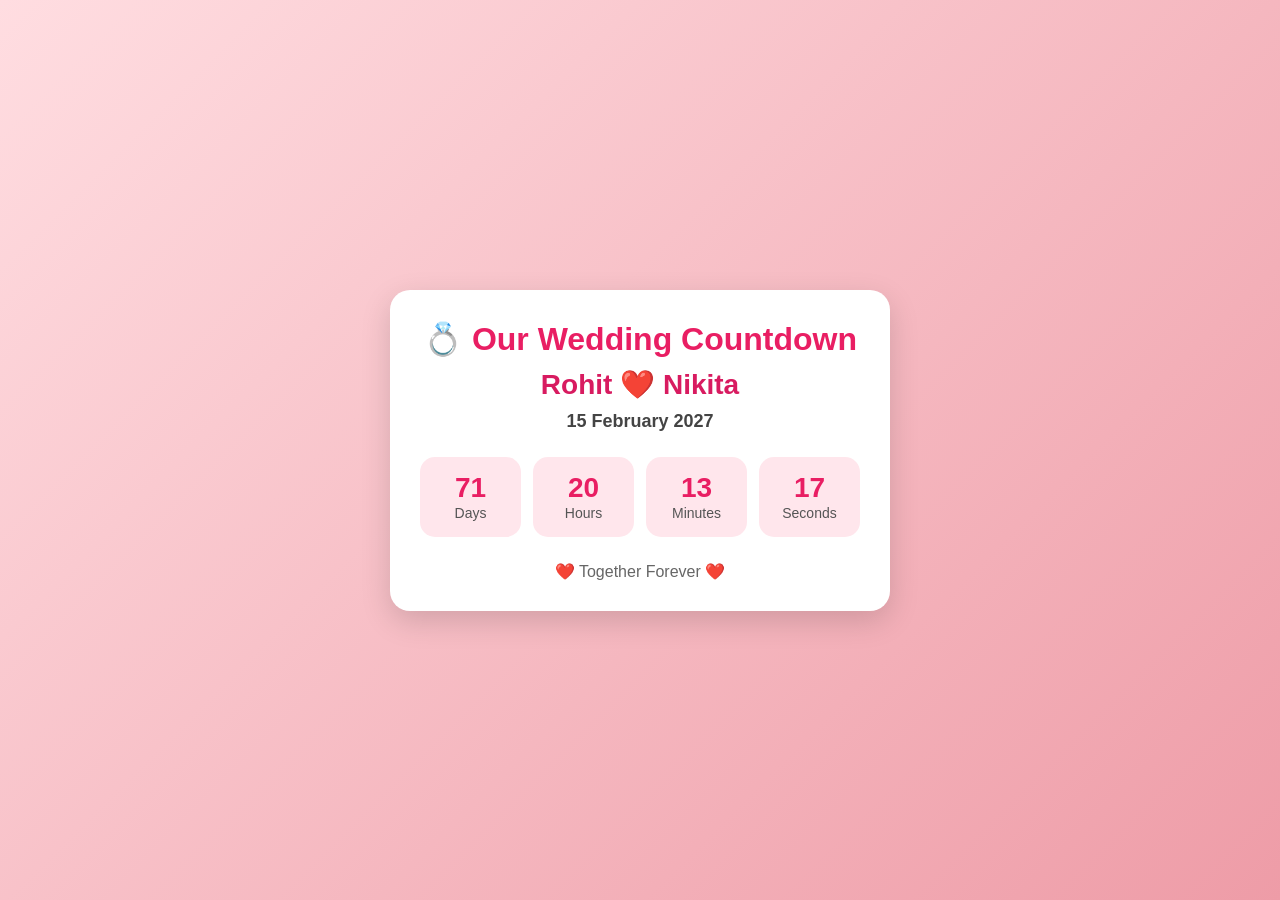
<file: index.html>
<!DOCTYPE html>
<html lang="en">
<head>
<meta charset="UTF-8">
<meta name="viewport" content="width=device-width,initial-scale=1.0">
<title>Rohit ❤️ Nikita Wedding Countdown | 15 Feb 2027</title>

<style>
*{
margin:0;
padding:0;
box-sizing:border-box;
font-family:Arial, sans-serif;
}

body{
background:linear-gradient(135deg,#ffdde1,#ee9ca7);
height:100vh;
display:flex;
justify-content:center;
align-items:center;
text-align:center;
padding:20px;
}

.container{
background:white;
padding:30px;
border-radius:20px;
box-shadow:0 10px 30px rgba(0,0,0,0.15);
max-width:500px;
width:100%;
}

h1{
font-size:32px;
color:#e91e63;
margin-bottom:10px;
}

.names{
font-size:28px;
font-weight:bold;
color:#d81b60;
margin-bottom:10px;
}

h2{
font-size:18px;
color:#444;
margin-bottom:25px;
}

.timer{
display:grid;
grid-template-columns:repeat(4,1fr);
gap:12px;
}

.box{
background:#ffe6ec;
padding:15px;
border-radius:15px;
}

.box span{
display:block;
font-size:28px;
font-weight:bold;
color:#e91e63;
}

.box small{
color:#555;
font-size:14px;
}

.footer{
margin-top:25px;
font-size:16px;
color:#666;
}

@media(max-width:500px){
.timer{
grid-template-columns:repeat(2,1fr);
}
}
</style>
</head>

<body>

<div class="container">
<h1>💍 Our Wedding Countdown</h1>

<div class="names">
Rohit ❤️ Nikita
</div>

<h2>15 February 2027</h2>

<div class="timer">
<div class="box"><span id="days">0</span><small>Days</small></div>
<div class="box"><span id="hours">0</span><small>Hours</small></div>
<div class="box"><span id="minutes">0</span><small>Minutes</small></div>
<div class="box"><span id="seconds">0</span><small>Seconds</small></div>
</div>

<div class="footer">
❤️ Together Forever ❤️
</div>
</div>

<script>
const weddingDate = new Date("Feb 15, 2027 00:00:00").getTime();

setInterval(function(){
const now = new Date().getTime();
const gap = weddingDate - now;

const days = Math.floor(gap / (1000*60*60*24));
const hours = Math.floor((gap % (1000*60*60*24)) / (1000*60*60));
const minutes = Math.floor((gap % (1000*60*60)) / (1000*60));
const seconds = Math.floor((gap % (1000*60)) / 1000);

document.getElementById("days").innerText = days;
document.getElementById("hours").innerText = hours;
document.getElementById("minutes").innerText = minutes;
document.getElementById("seconds").innerText = seconds;

},1000);
</script>

</body>
</html>
</file>
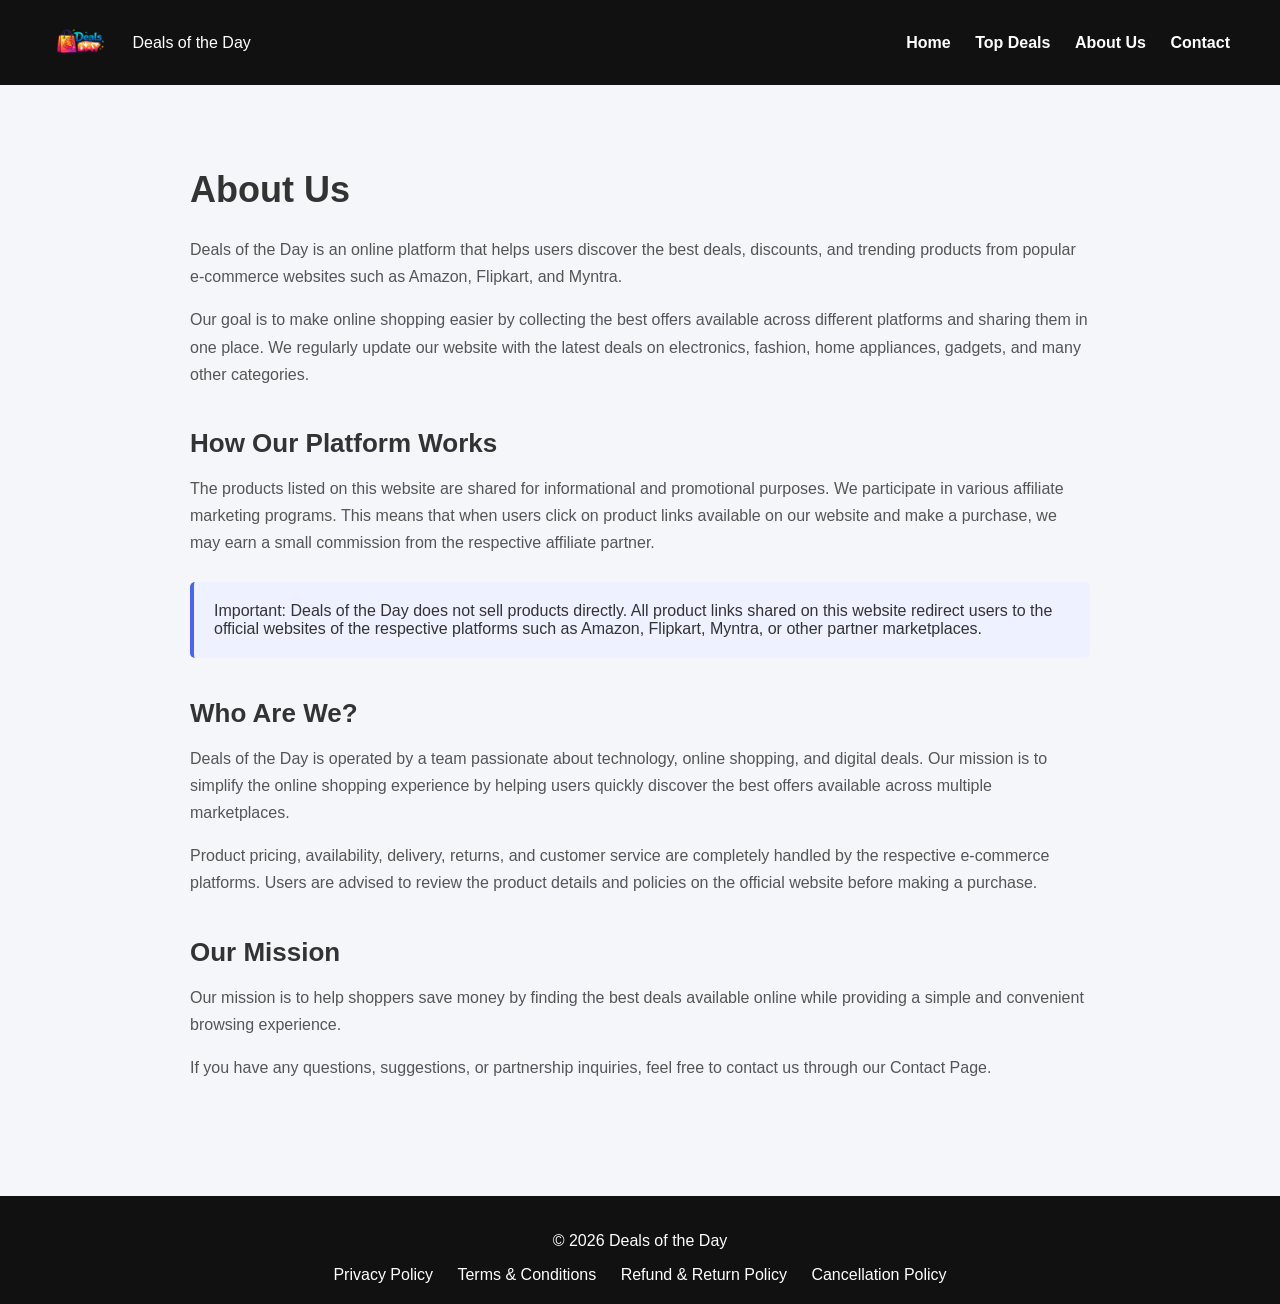
<file: about.html>
<!DOCTYPE html>

<html>
<head>

<title>Deals of the Day | About Us</title>
<link rel="icon" type="image/png" href="logo.png">

<meta name="viewport" content="width=device-width, initial-scale=1">

<style>

body{
font-family: Arial, Helvetica, sans-serif;
margin:0;
background:#f5f6fa;
color:#333;
}

.logo{
height:55px;
width:auto;
display:block;
}

.logo-container{
display:flex;
align-items:center;
gap:10px;
}

header{
background:#111;
color:white;
padding:10px 20px;
display:flex;
justify-content:space-between;
align-items:center;
}

/* HEADER */

header{
background:#111;
color:white;
padding:15px 40px;
display:flex;
justify-content:space-between;
align-items:center;
}

nav a{
color:white;
margin:10px;
text-decoration:none;
font-weight:bold;
}

nav a:hover{
color:orange;
}

/* ABOUT CONTAINER */

.about-container{
max-width:900px;
margin:auto;
padding:60px 20px;
}

/* HEADINGS */

.about-container h1{
font-size:36px;
margin-bottom:25px;
}

.about-container h2{
font-size:26px;
margin-top:40px;
margin-bottom:15px;
}

/* PARAGRAPH STYLE */

.about-container p{
font-size:16px;
line-height:1.7;
color:#555;
margin-bottom:15px;
}

/* INFO BOX */

.highlight-box{
background:#eef1ff;
border-left:4px solid #4a63f3;
padding:20px;
margin:25px 0;
border-radius:5px;
}

/* FOOTER */

footer{
background:#111;
color:white;
text-align:center;
padding:20px;
margin-top:40px;
}

footer a{
color:white;
margin:10px;
text-decoration:none;
}

</style>

</head>

<body>

<header>


<div class="logo-container">
  <img src="logo.png" alt="logo" class="logo">
  <span class="logo-text">Deals of the Day</span>
</div>

<nav>

<a href="index.html">Home</a>
<!-- <a href="products.html">Products</a>-->
<a href="top-deals.html">Top Deals</a>
 <a href="about.html">About Us</a>
 <a href="contact.html">Contact</a>

</nav>

</header>

<div class="about-container">

<h1>About Us</h1>

<p>
Deals of the Day is an online platform that helps users discover the best deals, discounts, and trending products from popular e-commerce websites such as Amazon, Flipkart, and Myntra.
</p>

<p>
Our goal is to make online shopping easier by collecting the best offers available across different platforms and sharing them in one place. We regularly update our website with the latest deals on electronics, fashion, home appliances, gadgets, and many other categories.
</p>

<h2>How Our Platform Works</h2>

<p>
The products listed on this website are shared for informational and promotional purposes. We participate in various affiliate marketing programs. This means that when users click on product links available on our website and make a purchase, we may earn a small commission from the respective affiliate partner.
</p>

<div class="highlight-box">

Important: Deals of the Day does not sell products directly.
All product links shared on this website redirect users to the official websites of the respective platforms such as Amazon, Flipkart, Myntra, or other partner marketplaces.

</div>

<h2>Who Are We?</h2>

<p>
Deals of the Day is operated by a team passionate about technology, online shopping, and digital deals. Our mission is to simplify the online shopping experience by helping users quickly discover the best offers available across multiple marketplaces.
</p>

<p>
Product pricing, availability, delivery, returns, and customer service are completely handled by the respective e-commerce platforms. Users are advised to review the product details and policies on the official website before making a purchase.
</p>

<h2>Our Mission</h2>

<p>
Our mission is to help shoppers save money by finding the best deals available online while providing a simple and convenient browsing experience.
</p>

<p>
If you have any questions, suggestions, or partnership inquiries, feel free to contact us through our Contact Page.
</p>

</div>

<footer>

<p>© 2026 Deals of the Day</p>

<a href="privacy.html">Privacy Policy</a> <a href="terms.html">Terms & Conditions</a> <a href="refund.html">Refund & Return Policy</a>

<a href="Cancellation.html">Cancellation Policy</a>

</footer>

</body>

</html>
</file>
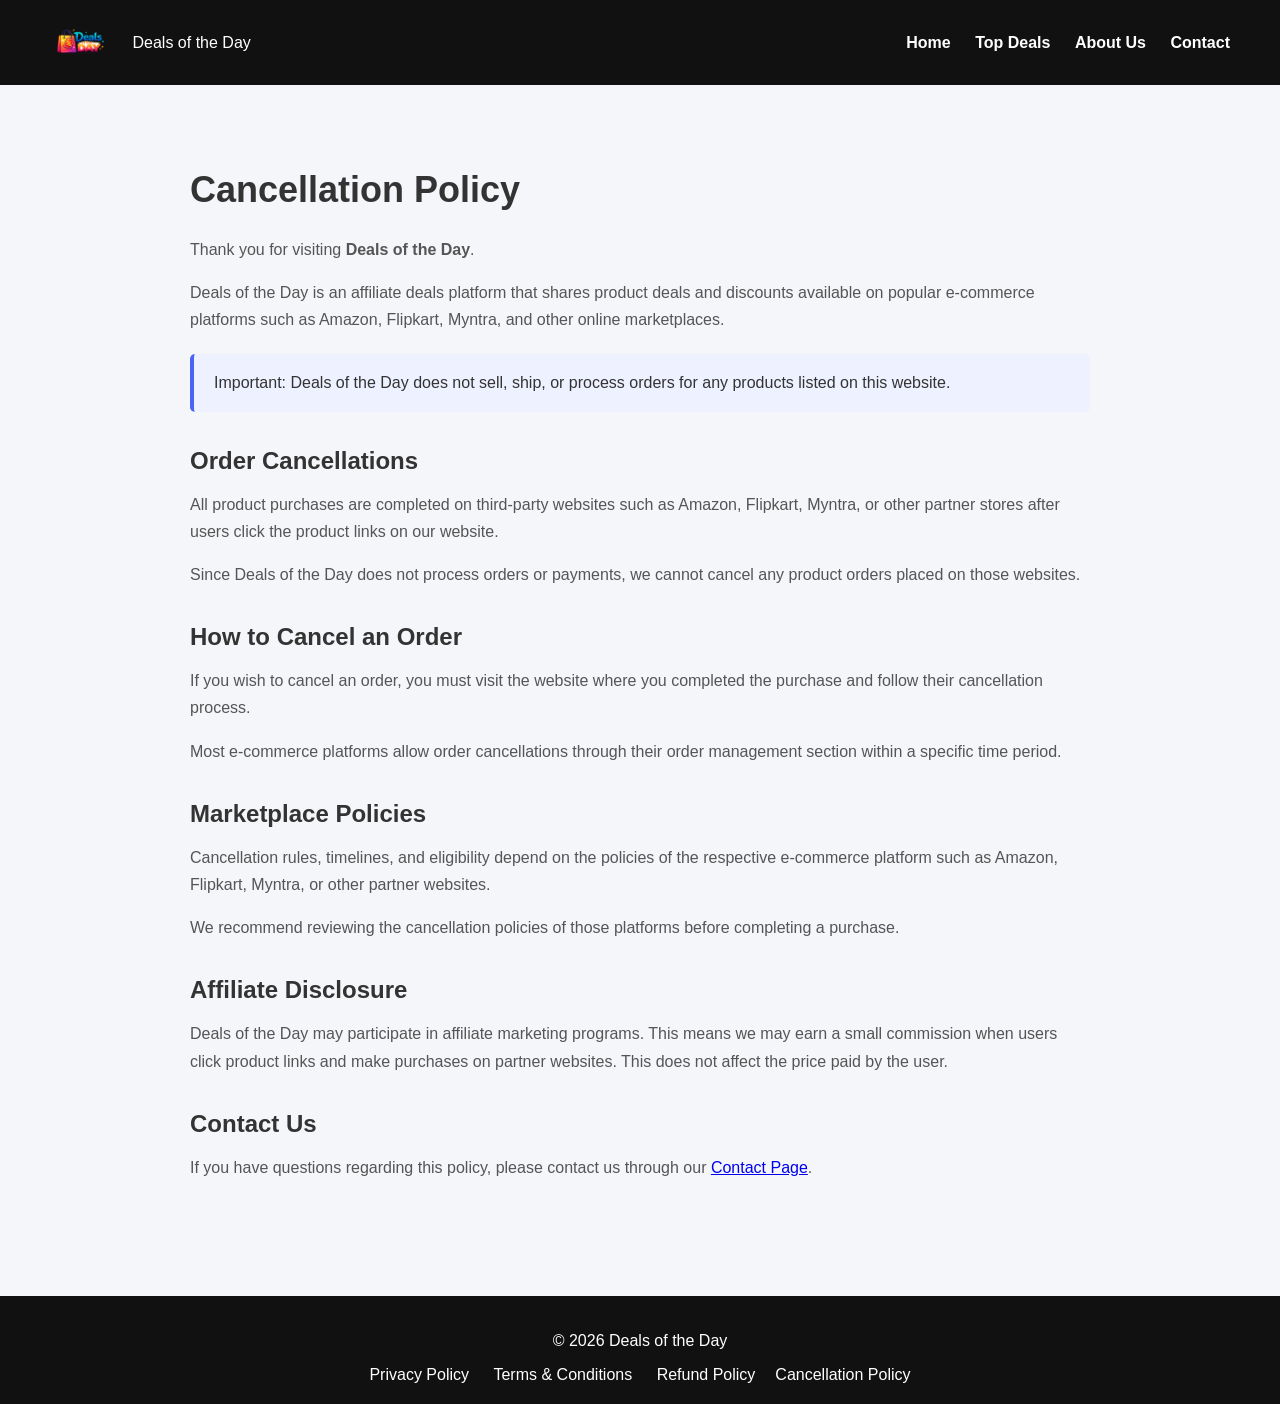
<file: Cancellation.html>
<!DOCTYPE html>

<html>
<head>

<title>Cancellation Policy | Deals of the Day</title>
<link rel="icon" type="image/png" href="logo.png">

<meta name="viewport" content="width=device-width, initial-scale=1">

<style>

body{
font-family: Arial, Helvetica, sans-serif;
margin:0;
background:#f5f6fa;
color:#333;
}
.logo{
height:55px;
width:auto;
display:block;
}

.logo-container{
display:flex;
align-items:center;
gap:10px;
}

header{
background:#111;
color:white;
padding:10px 20px;
display:flex;
justify-content:space-between;
align-items:center;
}
/* HEADER */

header{
background:#111;
color:white;
padding:15px 40px;
display:flex;
justify-content:space-between;
align-items:center;
}

nav a{
color:white;
margin:10px;
text-decoration:none;
font-weight:bold;
}

nav a:hover{
color:orange;
}

/* PAGE CONTAINER */

.container{
max-width:900px;
margin:auto;
padding:60px 20px;
}

/* HEADINGS */

.container h1{
font-size:36px;
margin-bottom:25px;
}

.container h2{
font-size:24px;
margin-top:35px;
margin-bottom:10px;
}

/* TEXT */

.container p{
font-size:16px;
line-height:1.7;
color:#555;
margin-bottom:15px;
}

/* NOTICE BOX */

.notice{
background:#eef1ff;
border-left:4px solid #4a63f3;
padding:20px;
margin:20px 0;
border-radius:5px;
}

/* FOOTER */

footer{
background:#111;
color:white;
text-align:center;
padding:20px;
margin-top:40px;
}

footer a{
color:white;
margin:10px;
text-decoration:none;
}

</style>

</head>

<body>

<header>

<div class="logo-container">
  <img src="logo.png" alt="logo" class="logo">
  <span class="logo-text">Deals of the Day</span>
</div>


<nav>

<a href="index.html">Home</a> <a href="top-deals.html">Top Deals</a>
<!--<a href="products.html">Products</a> -->
<a href="about.html">About Us</a> <a href="contact.html">Contact</a>

</nav>

</header>

<div class="container">

<h1>Cancellation Policy</h1>

<p>
Thank you for visiting <strong>Deals of the Day</strong>.
</p>

<p>
Deals of the Day is an affiliate deals platform that shares product deals and discounts available on popular e-commerce platforms such as Amazon, Flipkart, Myntra, and other online marketplaces.
</p>

<div class="notice">

Important: Deals of the Day does not sell, ship, or process orders for any products listed on this website.

</div>

<h2>Order Cancellations</h2>

<p>
All product purchases are completed on third-party websites such as Amazon, Flipkart, Myntra, or other partner stores after users click the product links on our website.
</p>

<p>
Since Deals of the Day does not process orders or payments, we cannot cancel any product orders placed on those websites.
</p>

<h2>How to Cancel an Order</h2>

<p>
If you wish to cancel an order, you must visit the website where you completed the purchase and follow their cancellation process.
</p>

<p>
Most e-commerce platforms allow order cancellations through their order management section within a specific time period.
</p>

<h2>Marketplace Policies</h2>

<p>
Cancellation rules, timelines, and eligibility depend on the policies of the respective e-commerce platform such as Amazon, Flipkart, Myntra, or other partner websites.
</p>

<p>
We recommend reviewing the cancellation policies of those platforms before completing a purchase.
</p>

<h2>Affiliate Disclosure</h2>

<p>
Deals of the Day may participate in affiliate marketing programs. This means we may earn a small commission when users click product links and make purchases on partner websites. This does not affect the price paid by the user.
</p>

<h2>Contact Us</h2>

<p>
If you have questions regarding this policy, please contact us through our <a href="contact.html">Contact Page</a>.
</p>

</div>

<footer>

<p>© 2026 Deals of the Day</p>

<a href="privacy.html">Privacy Policy</a> <a href="terms.html">Terms & Conditions</a> <a href="refund.html">Refund Policy</a><a href="Cancellation.html">Cancellation Policy</a>

</footer>

</body>

</html>
</file>
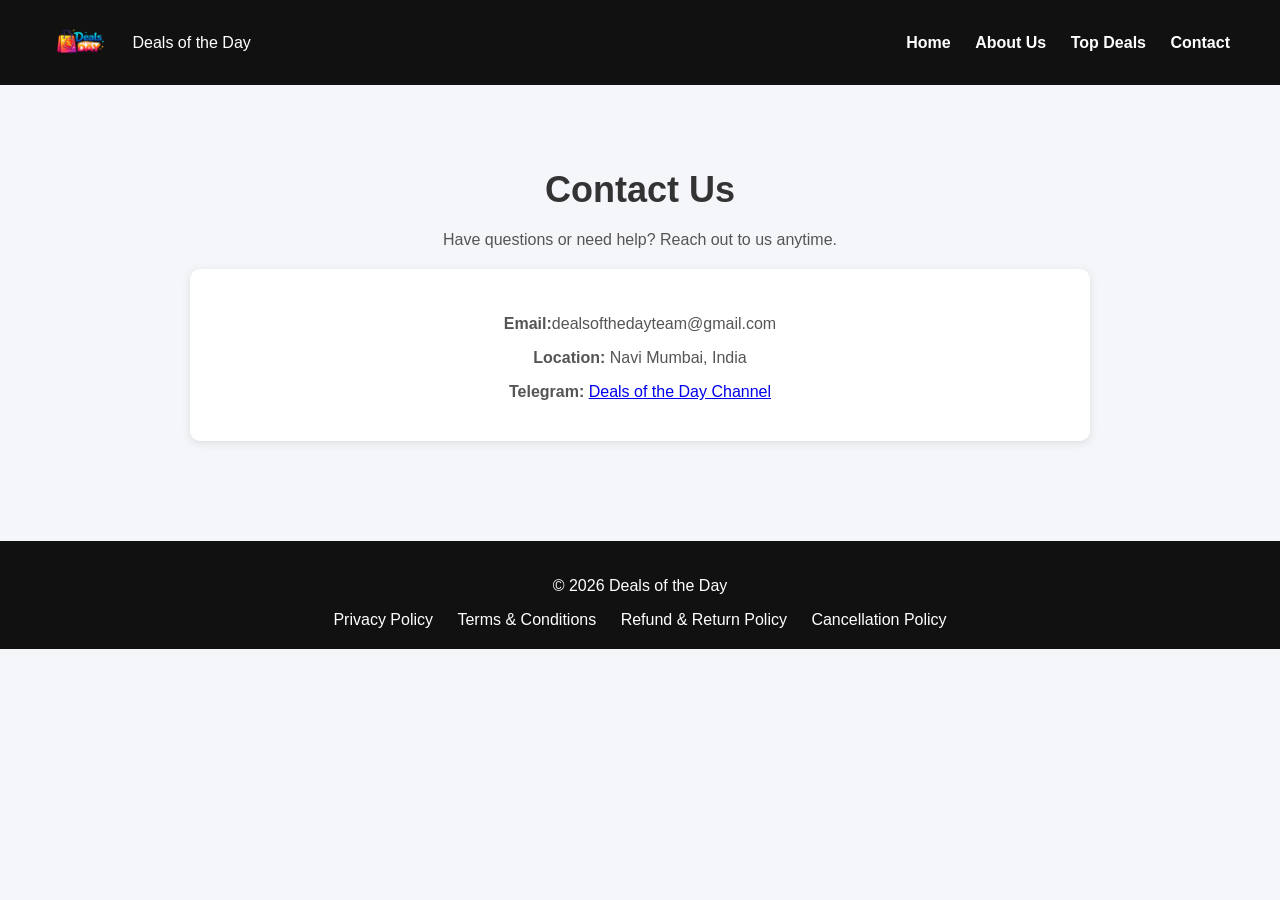
<file: contact.html>
<!DOCTYPE html>
<html>
<head>

<title>Contact Us | Deals of the Day</title>
<link rel="icon" type="image/png" href="logo.png">

<meta name="viewport" content="width=device-width, initial-scale=1">

<style>

body{
font-family: Arial, Helvetica, sans-serif;
margin:0;
background:#f5f6fa;
color:#333;
}

.logo{
height:55px;
width:auto;
display:block;
}

.logo-container{
display:flex;
align-items:center;
gap:10px;
}

header{
background:#111;
color:white;
padding:10px 20px;
display:flex;
justify-content:space-between;
align-items:center;
}
/* HEADER */

header{
background:#111;
color:white;
padding:15px 40px;
display:flex;
justify-content:space-between;
align-items:center;
}

nav a{
color:white;
margin:10px;
text-decoration:none;
font-weight:bold;
}

nav a:hover{
color:orange;
}

/* CONTACT CONTAINER */

.container{
max-width:900px;
margin:auto;
padding:60px 20px;
text-align:center;
}

.container h1{
font-size:36px;
margin-bottom:20px;
}

.container p{
font-size:16px;
color:#555;
margin-bottom:10px;
}

/* CONTACT BOX */

.contact-box{
background:white;
padding:30px;
border-radius:10px;
box-shadow:0 2px 10px rgba(0,0,0,0.1);
margin-top:20px;
}

/* FOOTER */

footer{
background:#111;
color:white;
text-align:center;
padding:20px;
margin-top:40px;
}

footer a{
color:white;
margin:10px;
text-decoration:none;
}

</style>

</head>

<body>

<header>

<div class="logo-container">
  <img src="logo.png" alt="logo" class="logo">
  <span class="logo-text">Deals of the Day</span>
</div>

<nav>
<a href="index.html">Home</a>
<a href="about.html">About Us</a>
<a href="top-deals.html">Top Deals</a>
<a href="contact.html">Contact</a>
</nav>

</header>

<div class="container">

<h1>Contact Us</h1>

<p>Have questions or need help? Reach out to us anytime.</p>

<div class="contact-box">

<p><strong>Email:</strong>dealsofthedayteam@gmail.com</p>

<p><strong>Location:</strong> Navi Mumbai, India</p>
<p><strong>Telegram:</strong> 
<a href="https://t.me/dealsoftheday004" target="_blank">
Deals of the Day Channel
</a>
</p>

</div>

</div>

<footer>

<p>© 2026 Deals of the Day</p>

<a href="privacy.html">Privacy Policy</a>
<a href="terms.html">Terms & Conditions</a>
<a href="refund.html">Refund & Return Policy</a>
<a href="Cancellation.html">Cancellation Policy</a>

</footer>

</body>
</html>
</file>
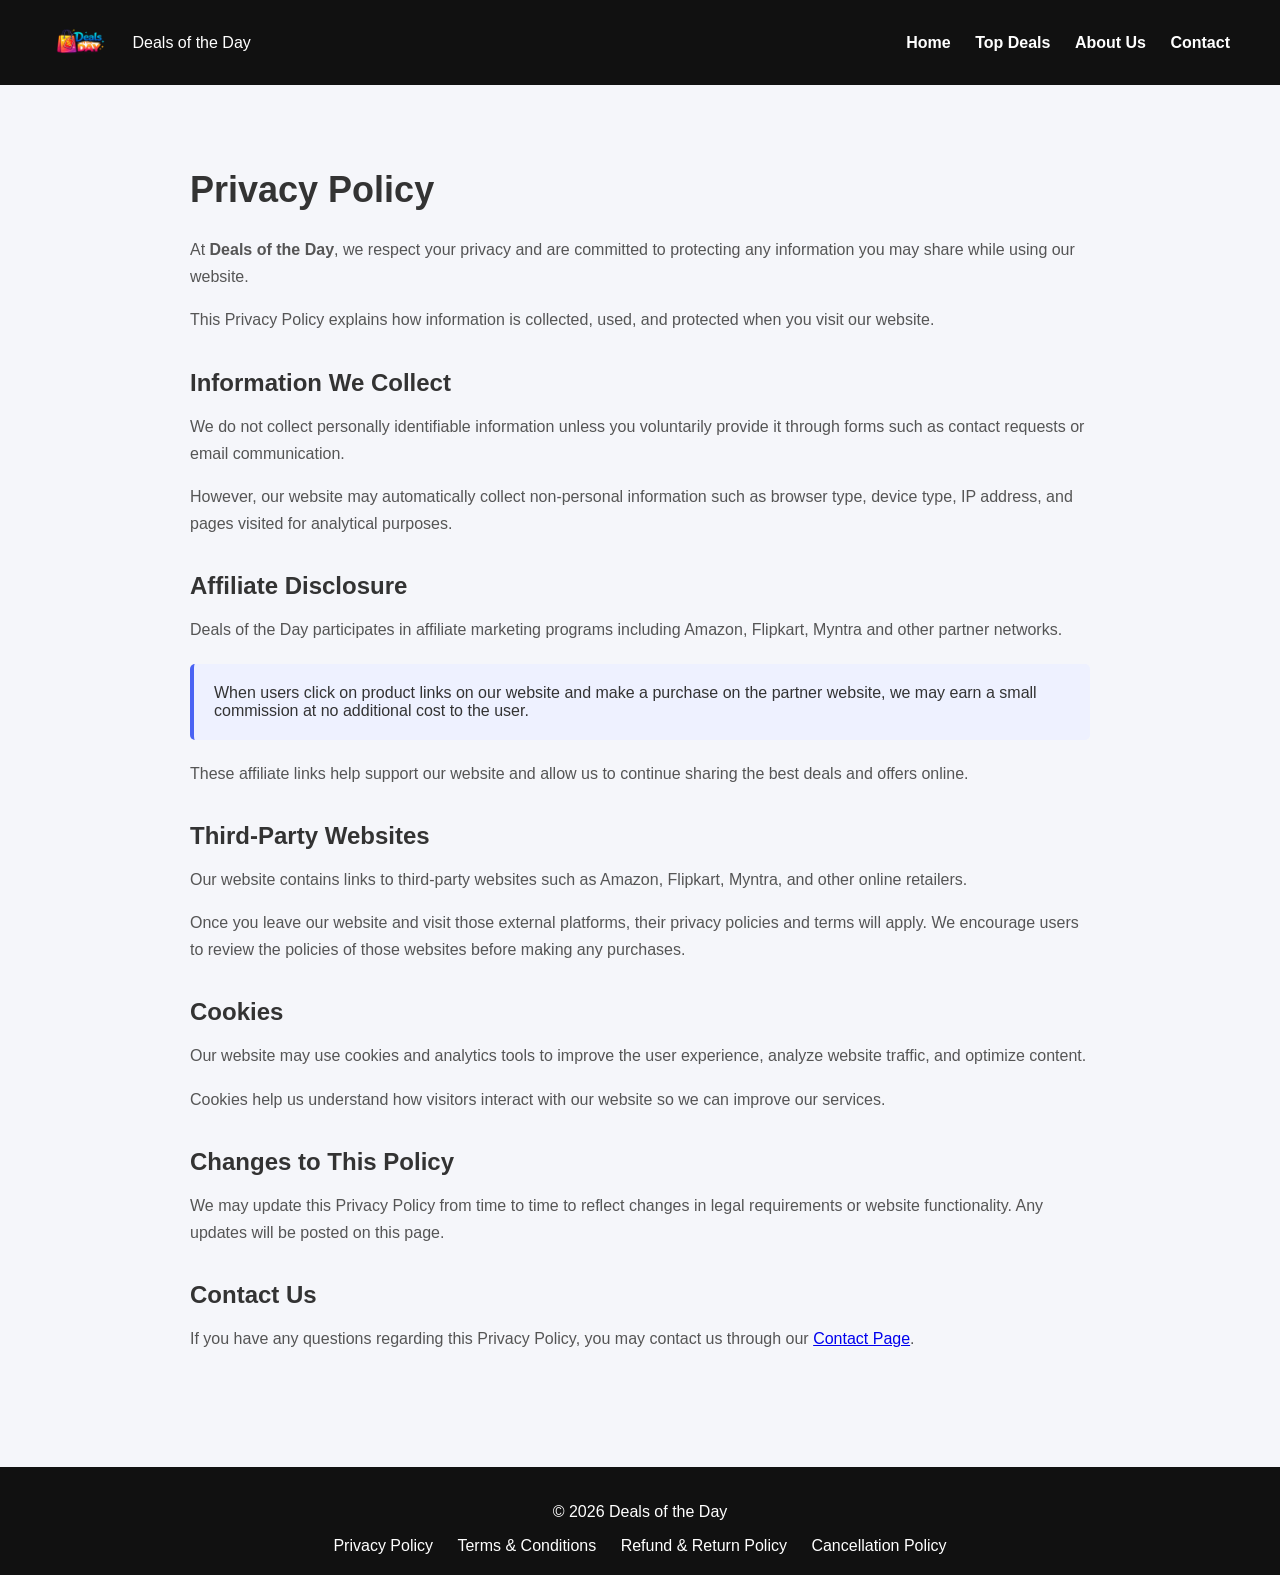
<file: privacy.html>
<!DOCTYPE html>

<html>
<head>

<title>Privacy Policy | Deals of the Day</title>
<link rel="icon" type="image/png" href="logo.png">

<meta name="viewport" content="width=device-width, initial-scale=1">

<style>

body{
font-family: Arial, Helvetica, sans-serif;
margin:0;
background:#f5f6fa;
color:#333;
}
.logo{
height:55px;
width:auto;
display:block;
}

.logo-container{
display:flex;
align-items:center;
gap:10px;
}

header{
background:#111;
color:white;
padding:10px 20px;
display:flex;
justify-content:space-between;
align-items:center;
}/* HEADER */

header{
background:#111;
color:white;
padding:15px 40px;
display:flex;
justify-content:space-between;
align-items:center;
}

nav a{
color:white;
margin:10px;
text-decoration:none;
font-weight:bold;
}

nav a:hover{
color:orange;
}

/* PAGE CONTAINER */

.container{
max-width:900px;
margin:auto;
padding:60px 20px;
}

/* HEADINGS */

.container h1{
font-size:36px;
margin-bottom:25px;
}

.container h2{
font-size:24px;
margin-top:35px;
margin-bottom:10px;
}

/* PARAGRAPHS */

.container p{
font-size:16px;
line-height:1.7;
color:#555;
margin-bottom:15px;
}

/* INFO BOX */

.notice{
background:#eef1ff;
border-left:4px solid #4a63f3;
padding:20px;
margin:20px 0;
border-radius:5px;
}

/* FOOTER */

footer{
background:#111;
color:white;
text-align:center;
padding:20px;
margin-top:40px;
}

footer a{
color:white;
margin:10px;
text-decoration:none;
}

</style>

</head>

<body>

<header>

<div class="logo-container">
  <img src="logo.png" alt="logo" class="logo">
  <span class="logo-text">Deals of the Day</span>
</div>

<nav>

<a href="index.html">Home</a>
 <!--<a href="products.html">Products</a>--> 
<a href="top-deals.html">Top Deals</a>
<a href="about.html">About Us</a> 
<a href="contact.html">Contact</a>

</nav>

</header>

<div class="container">

<h1>Privacy Policy</h1>

<p>
At <strong>Deals of the Day</strong>, we respect your privacy and are committed to protecting any information you may share while using our website.
</p>

<p>
This Privacy Policy explains how information is collected, used, and protected when you visit our website.
</p>

<h2>Information We Collect</h2>

<p>
We do not collect personally identifiable information unless you voluntarily provide it through forms such as contact requests or email communication.
</p>

<p>
However, our website may automatically collect non-personal information such as browser type, device type, IP address, and pages visited for analytical purposes.
</p>

<h2>Affiliate Disclosure</h2>

<p>
Deals of the Day participates in affiliate marketing programs including Amazon, Flipkart, Myntra and other partner networks.
</p>

<div class="notice">

When users click on product links on our website and make a purchase on the partner website, we may earn a small commission at no additional cost to the user.

</div>

<p>
These affiliate links help support our website and allow us to continue sharing the best deals and offers online.
</p>

<h2>Third-Party Websites</h2>

<p>
Our website contains links to third-party websites such as Amazon, Flipkart, Myntra, and other online retailers.
</p>

<p>
Once you leave our website and visit those external platforms, their privacy policies and terms will apply. We encourage users to review the policies of those websites before making any purchases.
</p>

<h2>Cookies</h2>

<p>
Our website may use cookies and analytics tools to improve the user experience, analyze website traffic, and optimize content.
</p>

<p>
Cookies help us understand how visitors interact with our website so we can improve our services.
</p>

<h2>Changes to This Policy</h2>

<p>
We may update this Privacy Policy from time to time to reflect changes in legal requirements or website functionality. Any updates will be posted on this page.
</p>

<h2>Contact Us</h2>

<p>
If you have any questions regarding this Privacy Policy, you may contact us through our <a href="contact.html">Contact Page</a>.
</p>

</div>

<footer>

<p>© 2026 Deals of the Day</p>

<a href="privacy.html">Privacy Policy</a> <a href="terms.html">Terms & Conditions</a> <a href="refund.html">Refund & Return Policy</a>
<a href="Cancellation.html">Cancellation Policy</a>

</footer>

</body>

</html>
</file>
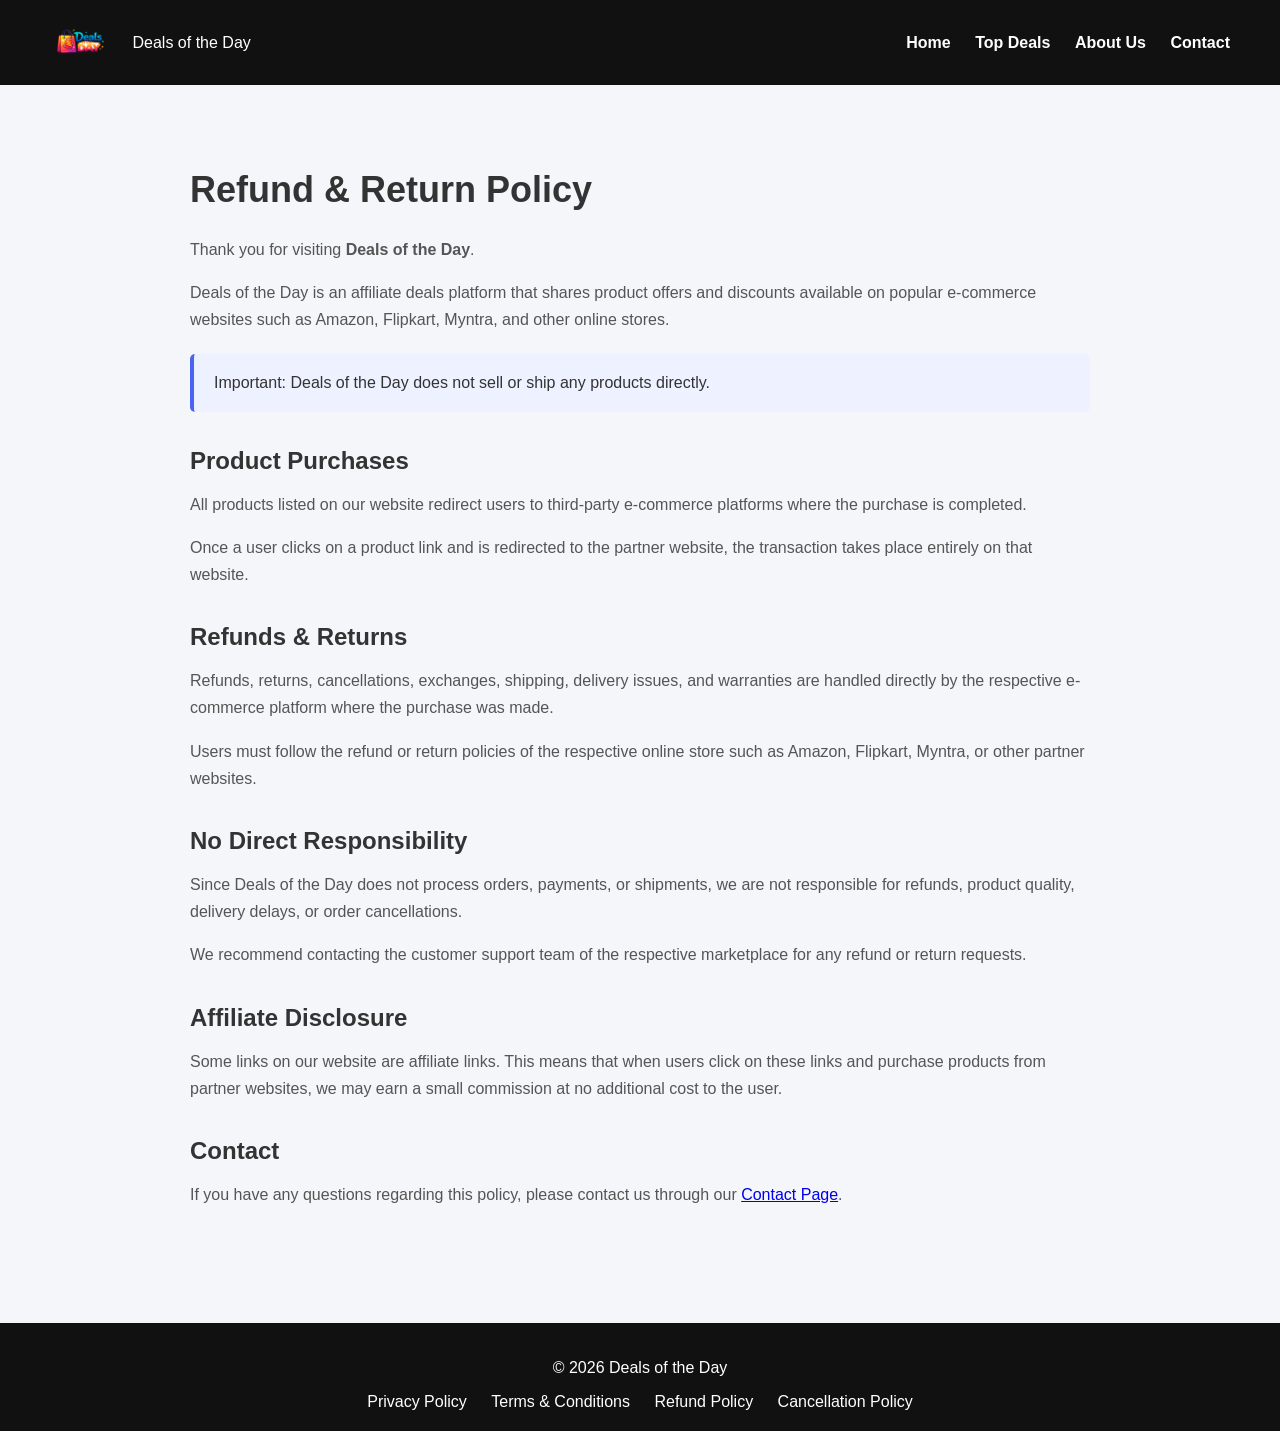
<file: refund.html>
<!DOCTYPE html>

<html>
<head>

<title>Refund Policy | Deals of the Day</title>
<link rel="icon" type="image/png" href="logo.png">

<meta name="viewport" content="width=device-width, initial-scale=1">

<style>

body{
font-family: Arial, Helvetica, sans-serif;
margin:0;
background:#f5f6fa;
color:#333;
}

.logo{
height:55px;
width:auto;
display:block;
}

.logo-container{
display:flex;
align-items:center;
gap:10px;
}

header{
background:#111;
color:white;
padding:10px 20px;
display:flex;
justify-content:space-between;
align-items:center;
}
/* HEADER */

header{
background:#111;
color:white;
padding:15px 40px;
display:flex;
justify-content:space-between;
align-items:center;
}

nav a{
color:white;
margin:10px;
text-decoration:none;
font-weight:bold;
}

nav a:hover{
color:orange;
}

/* PAGE CONTAINER */

.container{
max-width:900px;
margin:auto;
padding:60px 20px;
}

/* HEADINGS */

.container h1{
font-size:36px;
margin-bottom:25px;
}

.container h2{
font-size:24px;
margin-top:35px;
margin-bottom:10px;
}

/* TEXT */

.container p{
font-size:16px;
line-height:1.7;
color:#555;
margin-bottom:15px;
}

/* NOTICE BOX */

.notice{
background:#eef1ff;
border-left:4px solid #4a63f3;
padding:20px;
margin:20px 0;
border-radius:5px;
}

/* FOOTER */

footer{
background:#111;
color:white;
text-align:center;
padding:20px;
margin-top:40px;
}

footer a{
color:white;
margin:10px;
text-decoration:none;
}

</style>

</head>

<body>

<header>


<div class="logo-container">
  <img src="logo.png" alt="logo" class="logo">
  <span class="logo-text">Deals of the Day</span>
</div>

<nav>

<a href="index.html">Home</a>
 <!-- <a href="products.html">Products</a> -->
<a href="top-deals.html">Top Deals</a>
<a href="about.html">About Us</a> 
<a href="contact.html">Contact</a>

</nav>

</header>

<div class="container">

<h1>Refund & Return Policy</h1>

<p>
Thank you for visiting <strong>Deals of the Day</strong>.
</p>

<p>
Deals of the Day is an affiliate deals platform that shares product offers and discounts available on popular e-commerce websites such as Amazon, Flipkart, Myntra, and other online stores.
</p>

<div class="notice">

Important:
Deals of the Day does not sell or ship any products directly.

</div>

<h2>Product Purchases</h2>

<p>
All products listed on our website redirect users to third-party e-commerce platforms where the purchase is completed.
</p>

<p>
Once a user clicks on a product link and is redirected to the partner website, the transaction takes place entirely on that website.
</p>

<h2>Refunds & Returns</h2>

<p>
Refunds, returns, cancellations, exchanges, shipping, delivery issues, and warranties are handled directly by the respective e-commerce platform where the purchase was made.
</p>

<p>
Users must follow the refund or return policies of the respective online store such as Amazon, Flipkart, Myntra, or other partner websites.
</p>

<h2>No Direct Responsibility</h2>

<p>
Since Deals of the Day does not process orders, payments, or shipments, we are not responsible for refunds, product quality, delivery delays, or order cancellations.
</p>

<p>
We recommend contacting the customer support team of the respective marketplace for any refund or return requests.
</p>

<h2>Affiliate Disclosure</h2>

<p>
Some links on our website are affiliate links. This means that when users click on these links and purchase products from partner websites, we may earn a small commission at no additional cost to the user.
</p>

<h2>Contact</h2>

<p>
If you have any questions regarding this policy, please contact us through our <a href="contact.html">Contact Page</a>.
</p>

</div>

<footer>

<p>© 2026 Deals of the Day</p>

<a href="privacy.html">Privacy Policy</a> <a href="terms.html">Terms & Conditions</a> <a href="refund.html">Refund Policy</a>
<a href="Cancellation.html">Cancellation Policy </a>

</footer>

</body>

</html>
</file>
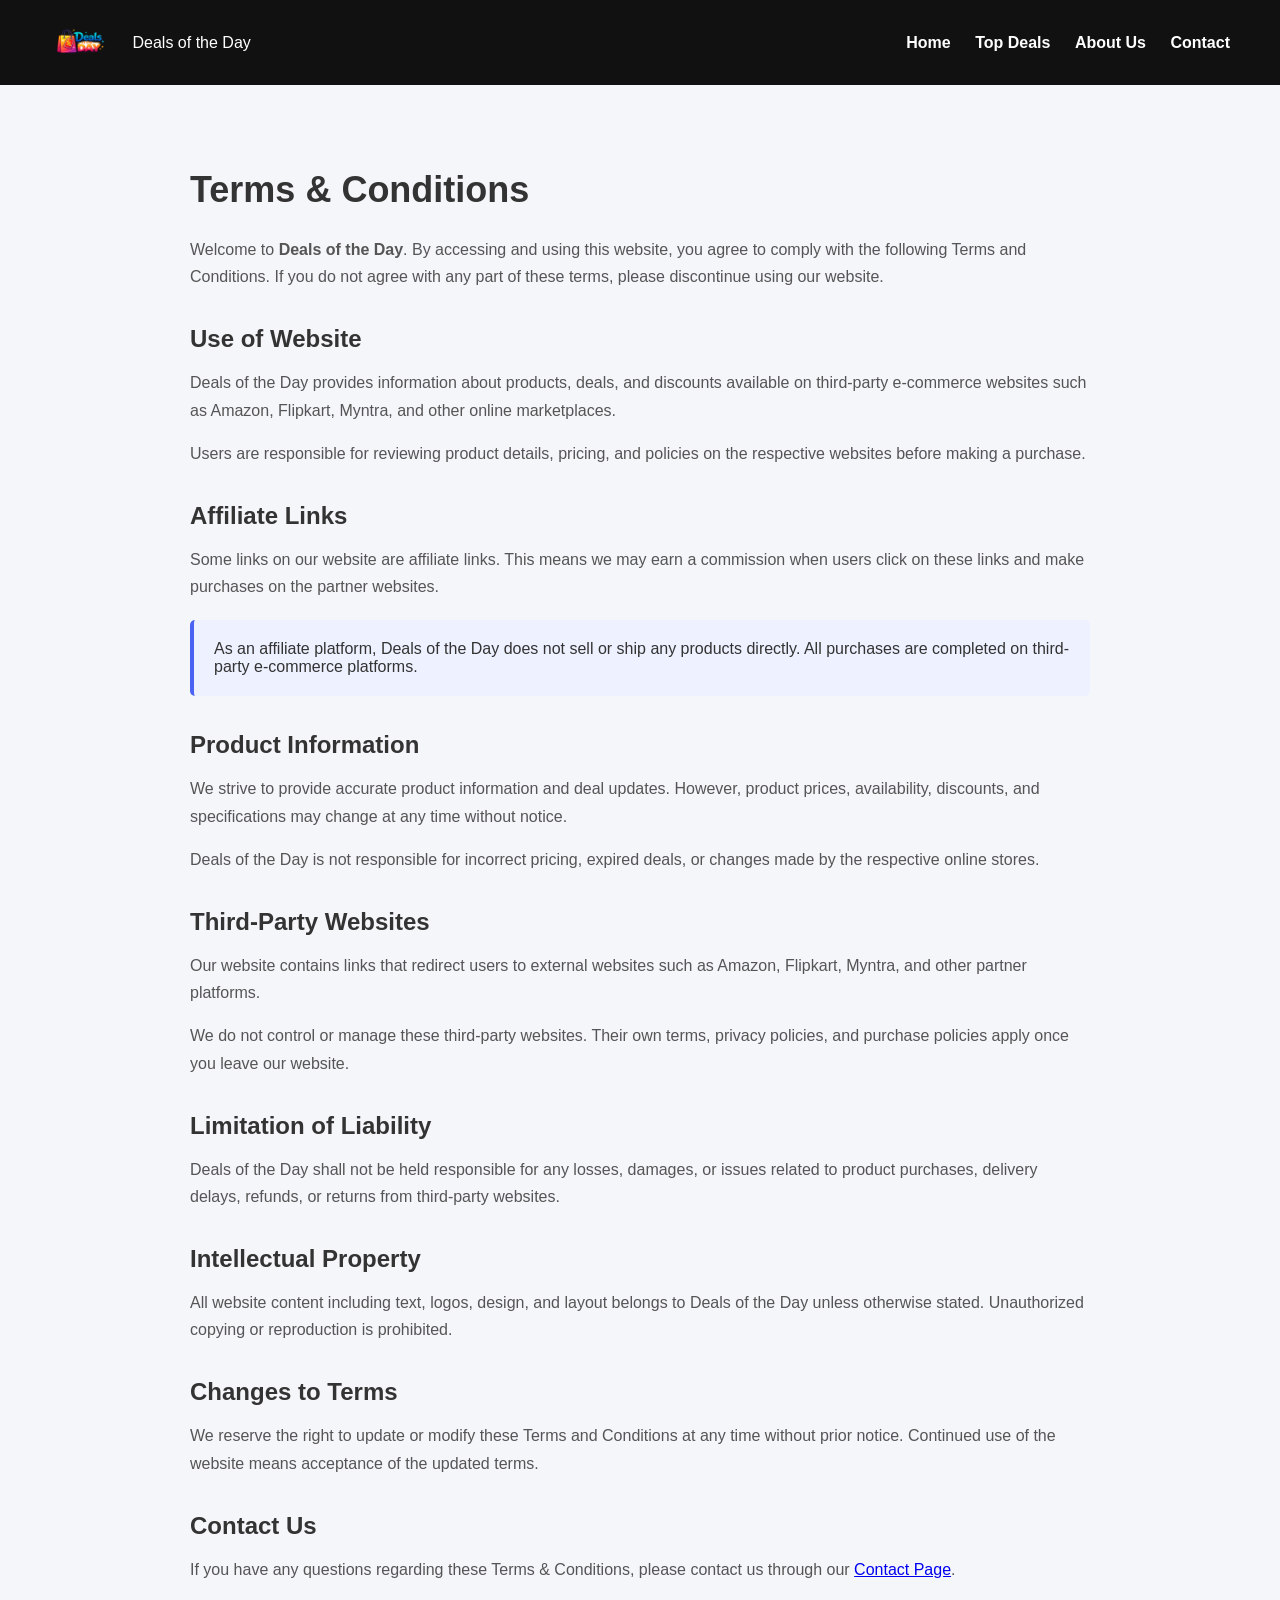
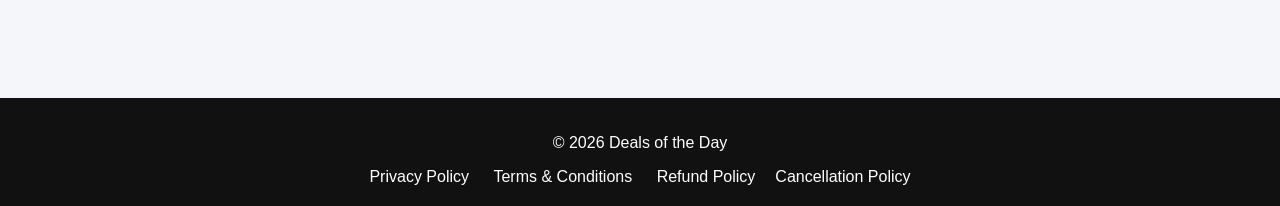
<file: terms.html>
<!DOCTYPE html>

<html>
<head>

<title>Terms & Conditions | Deals of the Day</title>
<link rel="icon" type="image/png" href="logo.png">

<meta name="viewport" content="width=device-width, initial-scale=1">

<style>

body{
font-family: Arial, Helvetica, sans-serif;
margin:0;
background:#f5f6fa;
color:#333;
}

.logo{
height:55px;
width:auto;
display:block;
}

.logo-container{
display:flex;
align-items:center;
gap:10px;
}

header{
background:#111;
color:white;
padding:10px 20px;
display:flex;
justify-content:space-between;
align-items:center;
}/* HEADER */

header{
background:#111;
color:white;
padding:15px 40px;
display:flex;
justify-content:space-between;
align-items:center;
}

nav a{
color:white;
margin:10px;
text-decoration:none;
font-weight:bold;
}

nav a:hover{
color:orange;
}

/* PAGE CONTAINER */

.container{
max-width:900px;
margin:auto;
padding:60px 20px;
}

/* HEADINGS */

.container h1{
font-size:36px;
margin-bottom:25px;
}

.container h2{
font-size:24px;
margin-top:35px;
margin-bottom:10px;
}

/* TEXT */

.container p{
font-size:16px;
line-height:1.7;
color:#555;
margin-bottom:15px;
}

/* NOTICE BOX */

.notice{
background:#eef1ff;
border-left:4px solid #4a63f3;
padding:20px;
margin:20px 0;
border-radius:5px;
}

/* FOOTER */

footer{
background:#111;
color:white;
text-align:center;
padding:20px;
margin-top:40px;
}

footer a{
color:white;
margin:10px;
text-decoration:none;
}

</style>

</head>

<body>

<header>

<div class="logo-container">
  <img src="logo.png" alt="logo" class="logo">
  <span class="logo-text">Deals of the Day</span>
</div>


<nav>

<a href="index.html">Home</a> 
<!--<a href="products.html">Products</a>-->
<a href="top-deals.html">Top Deals</a>
 <a href="about.html">About Us</a>
 <a href="contact.html">Contact</a>

</nav>

</header>

<div class="container">

<h1>Terms & Conditions</h1>

<p>
Welcome to <strong>Deals of the Day</strong>. By accessing and using this website, you agree to comply with the following Terms and Conditions. If you do not agree with any part of these terms, please discontinue using our website.
</p>

<h2>Use of Website</h2>

<p>
Deals of the Day provides information about products, deals, and discounts available on third-party e-commerce websites such as Amazon, Flipkart, Myntra, and other online marketplaces.
</p>

<p>
Users are responsible for reviewing product details, pricing, and policies on the respective websites before making a purchase.
</p>

<h2>Affiliate Links</h2>

<p>
Some links on our website are affiliate links. This means we may earn a commission when users click on these links and make purchases on the partner websites.
</p>

<div class="notice">

As an affiliate platform, Deals of the Day does not sell or ship any products directly. All purchases are completed on third-party e-commerce platforms.

</div>

<h2>Product Information</h2>

<p>
We strive to provide accurate product information and deal updates. However, product prices, availability, discounts, and specifications may change at any time without notice.
</p>

<p>
Deals of the Day is not responsible for incorrect pricing, expired deals, or changes made by the respective online stores.
</p>

<h2>Third-Party Websites</h2>

<p>
Our website contains links that redirect users to external websites such as Amazon, Flipkart, Myntra, and other partner platforms.
</p>

<p>
We do not control or manage these third-party websites. Their own terms, privacy policies, and purchase policies apply once you leave our website.
</p>

<h2>Limitation of Liability</h2>

<p>
Deals of the Day shall not be held responsible for any losses, damages, or issues related to product purchases, delivery delays, refunds, or returns from third-party websites.
</p>

<h2>Intellectual Property</h2>

<p>
All website content including text, logos, design, and layout belongs to Deals of the Day unless otherwise stated. Unauthorized copying or reproduction is prohibited.
</p>

<h2>Changes to Terms</h2>

<p>
We reserve the right to update or modify these Terms and Conditions at any time without prior notice. Continued use of the website means acceptance of the updated terms.
</p>

<h2>Contact Us</h2>

<p>
If you have any questions regarding these Terms & Conditions, please contact us through our <a href="contact.html">Contact Page</a>.
</p>

</div>

<footer>

<p>© 2026 Deals of the Day</p>

<a href="privacy.html">Privacy Policy</a> <a href="terms.html">Terms & Conditions</a> <a href="refund.html">Refund Policy</a><a href="#">Cancellation Policy </a>


</footer>

</body>

</html>
</file>
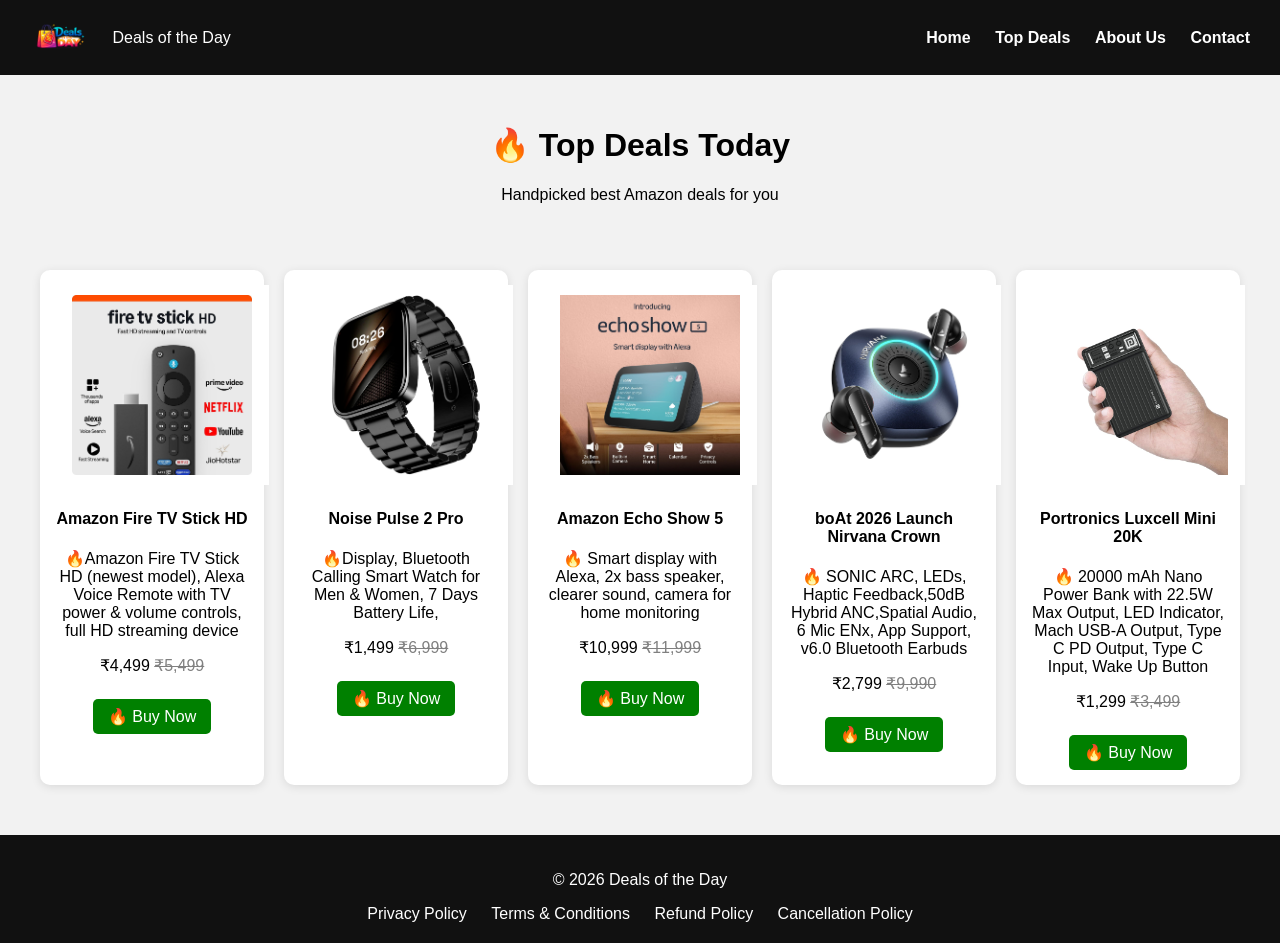
<file: top-deals.html>
<!DOCTYPE html>
<html>
<head>

<title>Top Deals Today | Deals of the Day</title>
<link rel="icon" type="image/png" href="logo.png">

<meta name="viewport" content="width=device-width, initial-scale=1">

<style>

body{
font-family: Arial;
margin:0;
background:#f2f2f2;
}

/* HEADER */

header{
background:#111;
color:white;
padding:15px;
display:flex;
justify-content:space-between;
align-items:center;
}

.logo{
height:55px;
width:auto;
display:block;
}

.logo-container{
display:flex;
align-items:center;
gap:10px;
}

header{
background:#111;
color:white;
padding:10px 20px;
display:flex;
justify-content:space-between;
align-items:center;
}
nav a{
color:white;
margin:10px;
text-decoration:none;
font-weight:bold;
}

nav a:hover{
color:orange;
}

/* PAGE TITLE */

.page-title{
text-align:center;
padding:30px;
}

/* PRODUCTS */

.products{
padding:20px 40px;
}

.product-grid{
display:grid;
grid-template-columns:repeat(auto-fit,minmax(200px,1fr));
gap:20px;
}

.product{
background:white;
padding:15px;
border-radius:10px;
text-align:center;
box-shadow:0 2px 10px rgba(0,0,0,0.1);
}

.product img{
  width: 100%;
  height: 180px;
  object-fit: contain;   /* shows full image */
  background: #fff;      /* clean white background */
  padding: 10px;
}

.product h4{
font-size:16px;
}

.buy{
background:green;
color:white;
padding:8px 15px;
display:inline-block;
margin-top:8px;
text-decoration:none;
border-radius:5px;
}

.buy:hover{
background:darkgreen;
}

/* FOOTER */

footer{
background:#111;
color:white;
text-align:center;
padding:20px;
margin-top:30px;
}

footer a{
color:white;
margin:10px;
text-decoration:none;
}

</style>

</head>

<body>

<!-- HEADER -->

<header>

<div class="logo-container">
  <img src="logo.png" alt="logo" class="logo">
  <span class="logo-text">Deals of the Day</span>
</div>

<nav>
<a href="index.html">Home</a>
<a href="top-deals.html">Top Deals</a>
<a href="about.html">About Us</a>
<a href="contact.html">Contact</a>
</nav>

</header>

<!-- PAGE TITLE -->

<div class="page-title">
<h1>🔥 Top Deals Today</h1>
<p>Handpicked best Amazon deals for you</p>
</div>

<!-- PRODUCTS -->

<section class="products">

<div class="product-grid">

<!-- PRODUCT 1 -->
<div class="product">
<img src="Firetv.jpg">
<h4>Amazon Fire TV Stick HD</h4>
<p>🔥Amazon Fire TV Stick HD (newest model), Alexa Voice Remote with TV power & volume controls, full HD streaming device</p>
<p>₹4,499 <span style="text-decoration:line-through;color:gray;">₹5,499</span></p>
<a class="buy" href="https://amzn.to/4t0WW7T" target="_blank">🔥 Buy Now</a>
</div>

<!-- PRODUCT 2 -->
<div class="product">
<img src="Noisepulse.jpg">
<h4>Noise Pulse 2 Pro </h4>
<p>🔥Display, Bluetooth Calling Smart Watch for Men & Women, 7 Days Battery Life,</p>
<p>₹1,499 <span style="text-decoration:line-through;color:gray;">₹6,999</span></p>
<a class="buy" href="https://amzn.to/3NsjDmg" target="_blank">🔥 Buy Now</a>
</div>

<!-- PRODUCT 3 -->
<div class="product">
<img src="Echo5.jpg">
<h4>Amazon Echo Show 5 </h4>
<p>🔥 Smart display with Alexa, 2x bass speaker, clearer sound, camera for home monitoring </p>
<p>₹10,999 <span style="text-decoration:line-through;color:gray;">₹11,999</span></p>
<a class="buy" href="https://amzn.to/4byqaDX" target="_blank">🔥 Buy Now</a>
</div>

<!-- PRODUCT 4 -->
<div class="product">
<img src="Nirvana.jpg">
<h4>boAt 2026 Launch Nirvana Crown</h4>
<p>🔥 SONIC ARC, LEDs, Haptic Feedback,50dB Hybrid ANC,Spatial Audio, 6 Mic ENx, App Support, v6.0 Bluetooth Earbuds</p>
<p>₹2,799 <span style="text-decoration:line-through;color:gray;">₹9,990 </span></p>
<a class="buy" href="https://amzn.to/41f8lVy" target="_blank">🔥 Buy Now</a>
</div>

<!-- PRODUCT 5 -->
<div class="product">
<img src="Portronicsluxcell.jpg">
<h4>Portronics Luxcell Mini 20K</h4>
<p>🔥 20000 mAh Nano Power Bank with 22.5W Max Output, LED Indicator, Mach USB-A Output, Type C PD Output, Type C Input, Wake Up Button</p>
<p>₹1,299 <span style="text-decoration:line-through;color:gray;">₹3,499</span></p>
<a class="buy" href="https://amzn.to/41f9mNm" target="_blank">🔥 Buy Now</a>
</div>

<!-- 👉 COPY SAME BLOCK FOR MORE PRODUCTS -->

</div>

</section>

<!-- FOOTER -->

<footer>

<p>© 2026 Deals of the Day</p>

<a href="privacy.html">Privacy Policy</a>
<a href="terms.html">Terms & Conditions</a>
<a href="refund.html">Refund Policy</a>
<a href="Cancellation.html">Cancellation Policy</a>



</footer>

</body>
</html>
</file>
